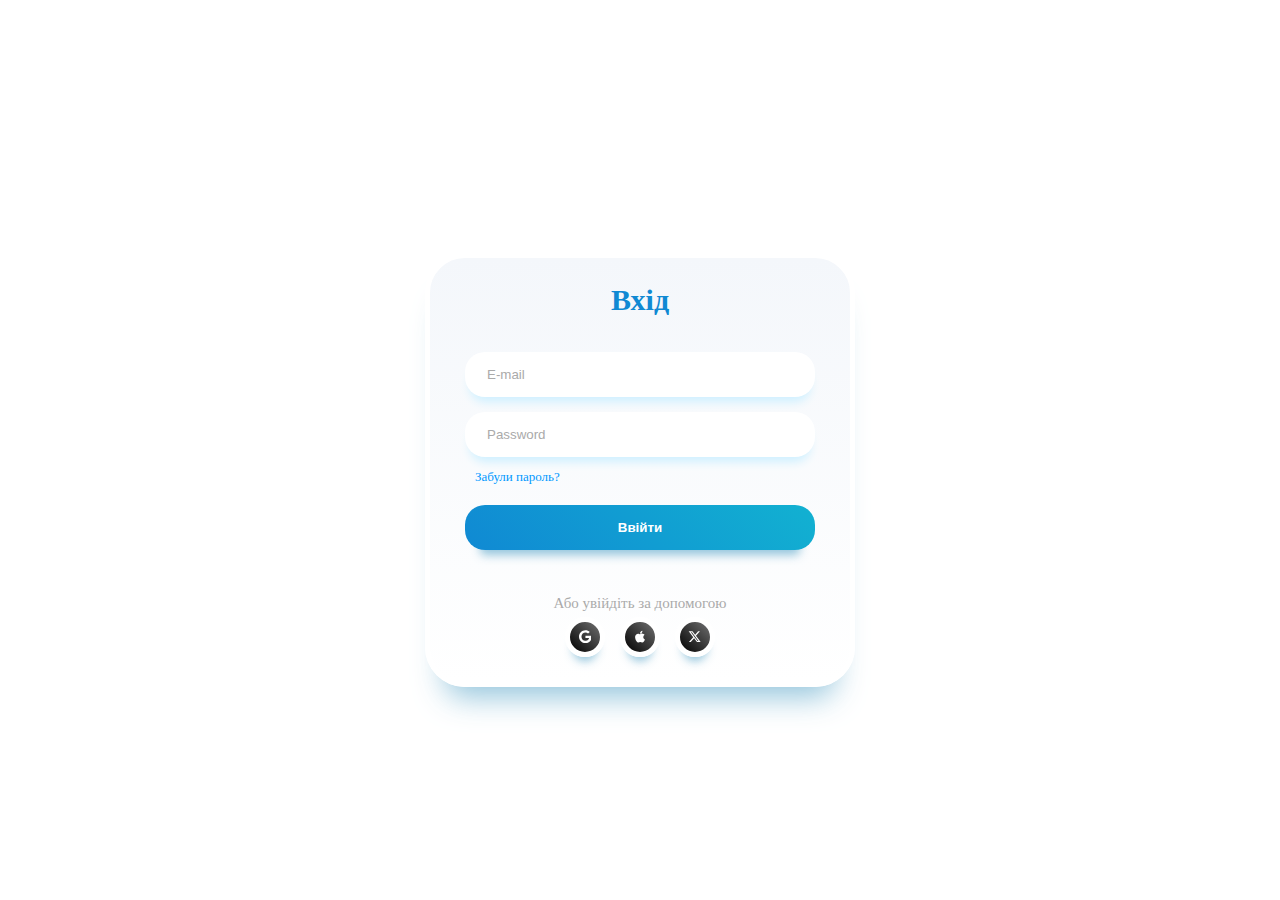
<file: index.html>
<!DOCTYPE html>
<html lang="en">
  <head>
    <meta charset="UTF-8" />
    <meta name="viewport" content="width=device-width, initial-scale=1.0" />
    <link rel="shortcut icon" type="image/jpg" href="images/Fav.jpg" />
    <link rel="stylesheet" href="css/register.css" />
    <title>Aesto | Register</title>
  </head>
  <body>
    <div class="container">
      <div class="heading">Вхід</div>
      <form action="main.html" class="form">
        <input
          type="email"
          required=""
          class="input"
          name="email"
          id="email"
          placeholder="E-mail"
        />
        <input
          type="password"
          required=""
          class="input"
          name="password"
          id="password"
          placeholder="Password"
        />
        <span class="forgot-password"><a href="#">Забули пароль?</a></span>
        <button type="submit" class="login-button">Ввійти</button>
      </form>
      <div class="social-account-container">
        <span class="title">Або увійдіть за допомогою</span>
        <div class="social-accounts">
          <button class="social-button google">
            <svg
              class="svg"
              xmlns="http://www.w3.org/2000/svg"
              height="1em"
              viewBox="0 0 488 512"
            >
              <path
                d="M488 261.8C488 403.3 391.1 504 248 504 110.8 504 0 393.2 0 256S110.8 8 248 8c66.8 0 123 24.5 166.3 64.9l-67.5 64.9C258.5 52.6 94.3 116.6 94.3 256c0 86.5 69.1 156.6 153.7 156.6 98.2 0 135-70.4 140.8-106.9H248v-85.3h236.1c2.3 12.7 3.9 24.9 3.9 41.4z"
              ></path>
            </svg>
          </button>
          <button class="social-button apple">
            <svg
              class="svg"
              xmlns="http://www.w3.org/2000/svg"
              height="1em"
              viewBox="0 0 384 512"
            >
              <path
                d="M318.7 268.7c-.2-36.7 16.4-64.4 50-84.8-18.8-26.9-47.2-41.7-84.7-44.6-35.5-2.8-74.3 20.7-88.5 20.7-15 0-49.4-19.7-76.4-19.7C63.3 141.2 4 184.8 4 273.5q0 39.3 14.4 81.2c12.8 36.7 59 126.7 107.2 125.2 25.2-.6 43-17.9 75.8-17.9 31.8 0 48.3 17.9 76.4 17.9 48.6-.7 90.4-82.5 102.6-119.3-65.2-30.7-61.7-90-61.7-91.9zm-56.6-164.2c27.3-32.4 24.8-61.9 24-72.5-24.1 1.4-52 16.4-67.9 34.9-17.5 19.8-27.8 44.3-25.6 71.9 26.1 2 49.9-11.4 69.5-34.3z"
              ></path>
            </svg>
          </button>
          <button class="social-button twitter">
            <svg
              class="svg"
              xmlns="http://www.w3.org/2000/svg"
              height="1em"
              viewBox="0 0 512 512"
            >
              <path
                d="M389.2 48h70.6L305.6 224.2 487 464H345L233.7 318.6 106.5 464H35.8L200.7 275.5 26.8 48H172.4L272.9 180.9 389.2 48zM364.4 421.8h39.1L151.1 88h-42L364.4 421.8z"
              ></path>
            </svg>
          </button>
        </div>
      </div>
    </div>
  </body>
</html>
</file>
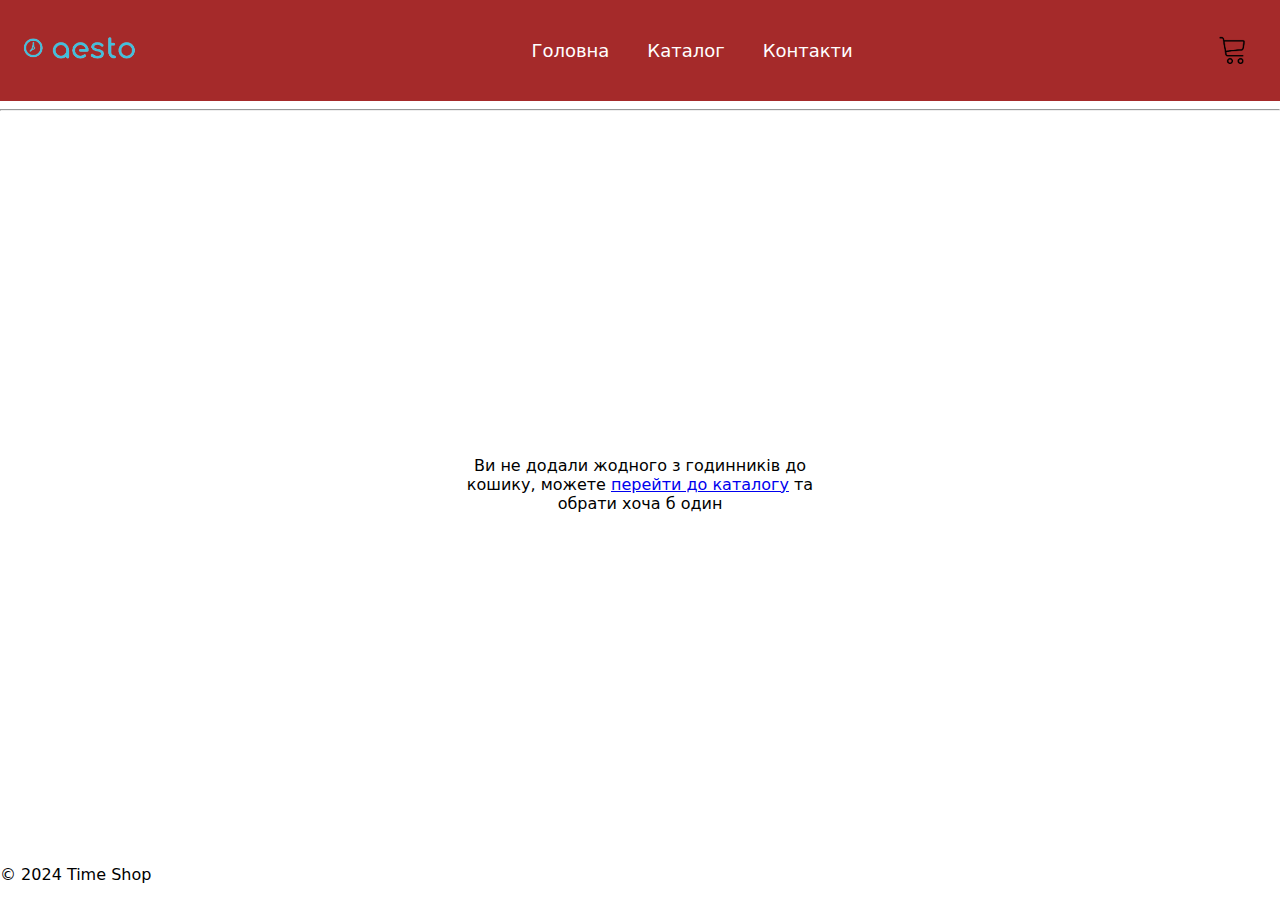
<file: cart.html>
<!DOCTYPE html>
<html lang="en">
  <head>
    <meta charset="UTF-8" />
    <meta name="viewport" content="width=device-width, initial-scale=1.0" />
    <title>Aesto | Cart</title>
    <link rel="stylesheet" href="css/style.css" />
    <link rel="stylesheet" href="css/cart.css" />
  </head>
  <body>
    <div class="wrapper">
      <header>
        <nav class="navbar">
          <div class="logo">
            <a href="main.html"
              ><img src="images/image-removebg-preview.png" alt="Логотип"
            /></a>
          </div>
          <ul class="nav-links">
            <li><a href="main.html">Головна</a></li>
            <li><a href="catalog.html">Каталог</a></li>
            <li><a href="contacts.html">Контакти</a></li>
          </ul>
          <div class="cart">
            <a href="cart.html"
              ><img src="images/cart-removebg-preview.png" alt="Кошик"
            /></a>
          </div>
        </nav>
        <hr />
      </header>
      <main class="cart__main">
        <p>
          Ви не додали жодного з годинників до кошику, можете
          <a href="catalog.html">перейти до каталогу</a> та обрати хоча б один
        </p>
      </main>
      <footer>
        <p>&copy; 2024 Time Shop</p>
      </footer>
    </div>
  </body>
</html>
</file>
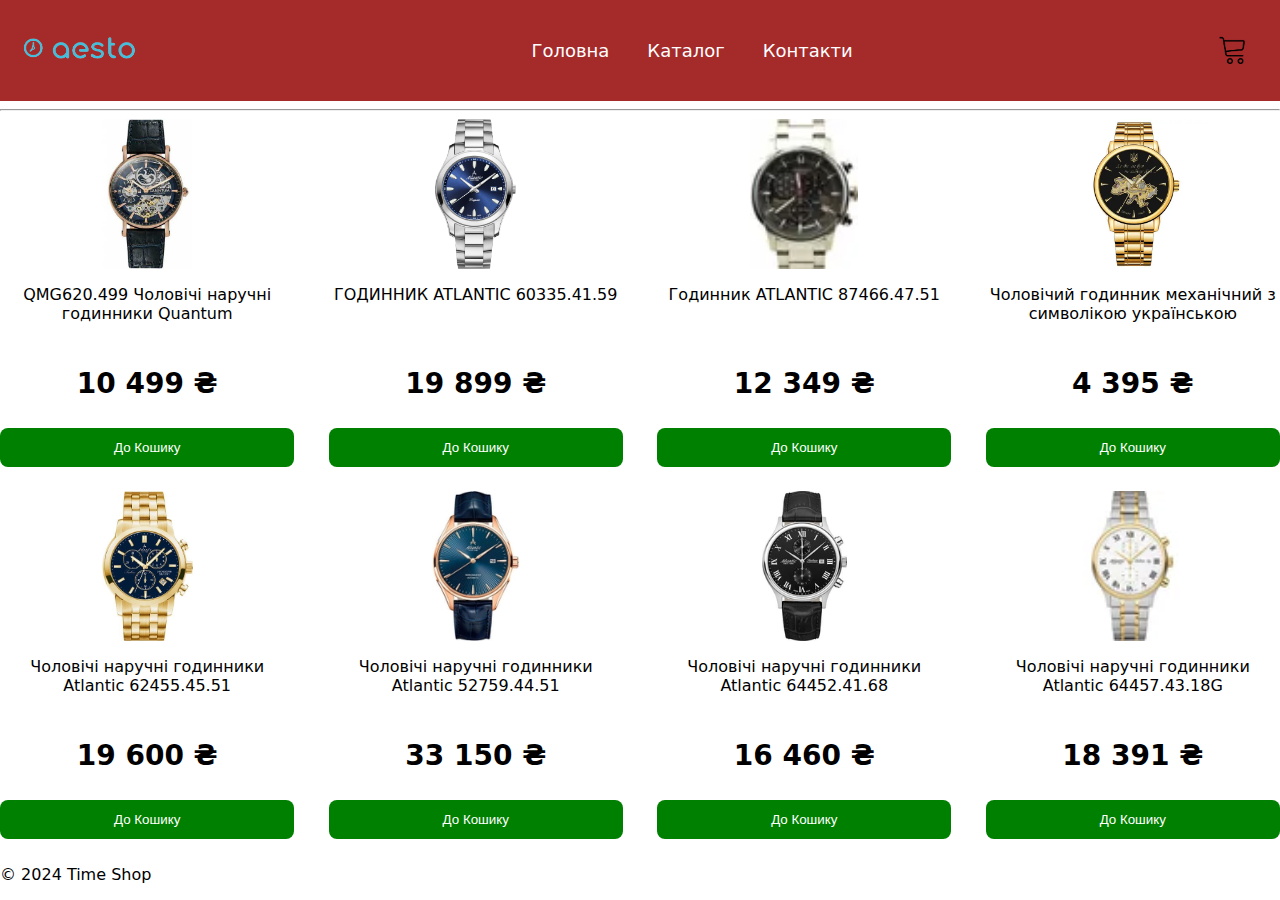
<file: catalog.html>
<!DOCTYPE html>
<html lang="en">
  <head>
    <meta charset="utf-8" />
    <meta name="viewport" content="width=device-width, initial-scale=1.0" />
    <title>Aesto | Catalog</title>
    <link rel="stylesheet" href="css/style.css" />
    <link rel="stylesheet" href="css/catalog.css" />
  </head>
  <body>
    <div class="wrapper">
      <header>
        <nav class="navbar">
          <div class="logo">
            <a href="main.html"
              ><img src="images/image-removebg-preview.png" alt="Логотип"
            /></a>
          </div>
          <ul class="nav-links">
            <li><a href="main.html">Головна</a></li>
            <li><a href="catalog.html">Каталог</a></li>
            <li><a href="contacts.html">Контакти</a></li>
          </ul>
          <div class="cart">
            <a href="cart.html"
              ><img src="images/cart-removebg-preview.png" alt="Кошик"
            /></a>
          </div>
        </nav>
        <hr />
      </header>
      <main>
        <div class="catalog">
          <div class="catalog__item">
            <a href="clocks/1.html" class="catalog__image">
              <img src="images/catalog/1.jpeg" alt="Quantum" />
            </a>
            <div class="catalog__text">
              <p>QMG620.499 Чоловічі наручні годинники Quantum</p>
              <p class="catalog__price">10 499 ₴</p>
            </div>

            <button>До Кошику</button>
          </div>
          <div class="catalog__item">
            <a href="clocks/2.html" class="catalog__image">
              <img src="images/catalog/2.png" alt="ATLANTIC" />
            </a>
            <div class="catalog__text">
              <p>ГОДИННИК ATLANTIC 60335.41.59</p>
              <p class="catalog__price">19 899 ₴</p>
            </div>

            <button>До Кошику</button>
          </div>
          <div class="catalog__item">
            <a href="clocks/3.html" class="catalog__image">
              <img src="images/catalog/3.webp" alt="ATLANTIC 87466.47.51" />
            </a>

            <div class="catalog__text">
              <p>Годинник ATLANTIC 87466.47.51</p>
              <p class="catalog__price">12 349 ₴</p>
            </div>
            <button>До Кошику</button>
          </div>
          <div class="catalog__item">
            <a href="clocks/4.html" class="catalog__image">
              <img
                src="images/catalog/4.webp"
                alt="годинник механічний з символікою українською"
              />
            </a>
            <div class="catalog__text">
              <p>Чоловічий годинник механічний з символікою українською</p>
              <p class="catalog__price">4 395 ₴</p>
            </div>
            <button>До Кошику</button>
          </div>
          <div class="catalog__item">
            <a href="clocks/5.html" class="catalog__image">
              <img src="images/catalog/5.webp" alt="Atlantic 62455.45.51" />
            </a>

            <div class="catalog__text">
              <p>Чоловічі наручні годинники Atlantic 62455.45.51</p>
              <p class="catalog__price">19 600 ₴</p>
            </div>
            <button>До Кошику</button>
          </div>
          <div class="catalog__item">
            <a href="clocks/6.html" class="catalog__image">
              <img src="images/catalog/6.webp" alt="Atlantic 52759.44.51" />
            </a>
            <div class="catalog__text">
              <p>Чоловічі наручні годинники Atlantic 52759.44.51</p>
              <p class="catalog__price">33 150 ₴</p>
            </div>

            <button>До Кошику</button>
          </div>
          <div class="catalog__item">
            <a href="clocks/7.html" class="catalog__image">
              <img src="images/catalog/7.webp" alt="Atlantic 64452.41.68" />
            </a>
            <div class="catalog__text">
              <p>Чоловічі наручні годинники Atlantic 64452.41.68</p>
              <p class="catalog__price">16 460 ₴</p>
            </div>
            <button>До Кошику</button>
          </div>
          <div class="catalog__item">
            <a href="clocks/8.html" class="catalog__image">
              <img src="images/catalog/8.webp" alt="Atlantic 64457.43.18G" />
            </a>
            <div class="catalog__text">
              <p>Чоловічі наручні годинники Atlantic 64457.43.18G</p>
              <p class="catalog__price">18 391 ₴</p>
            </div>
            <button>До Кошику</button>
          </div>
        </div>
      </main>
      <footer>
        <p>&copy; 2024 Time Shop</p>
      </footer>
    </div>
  </body>
</html>
</file>
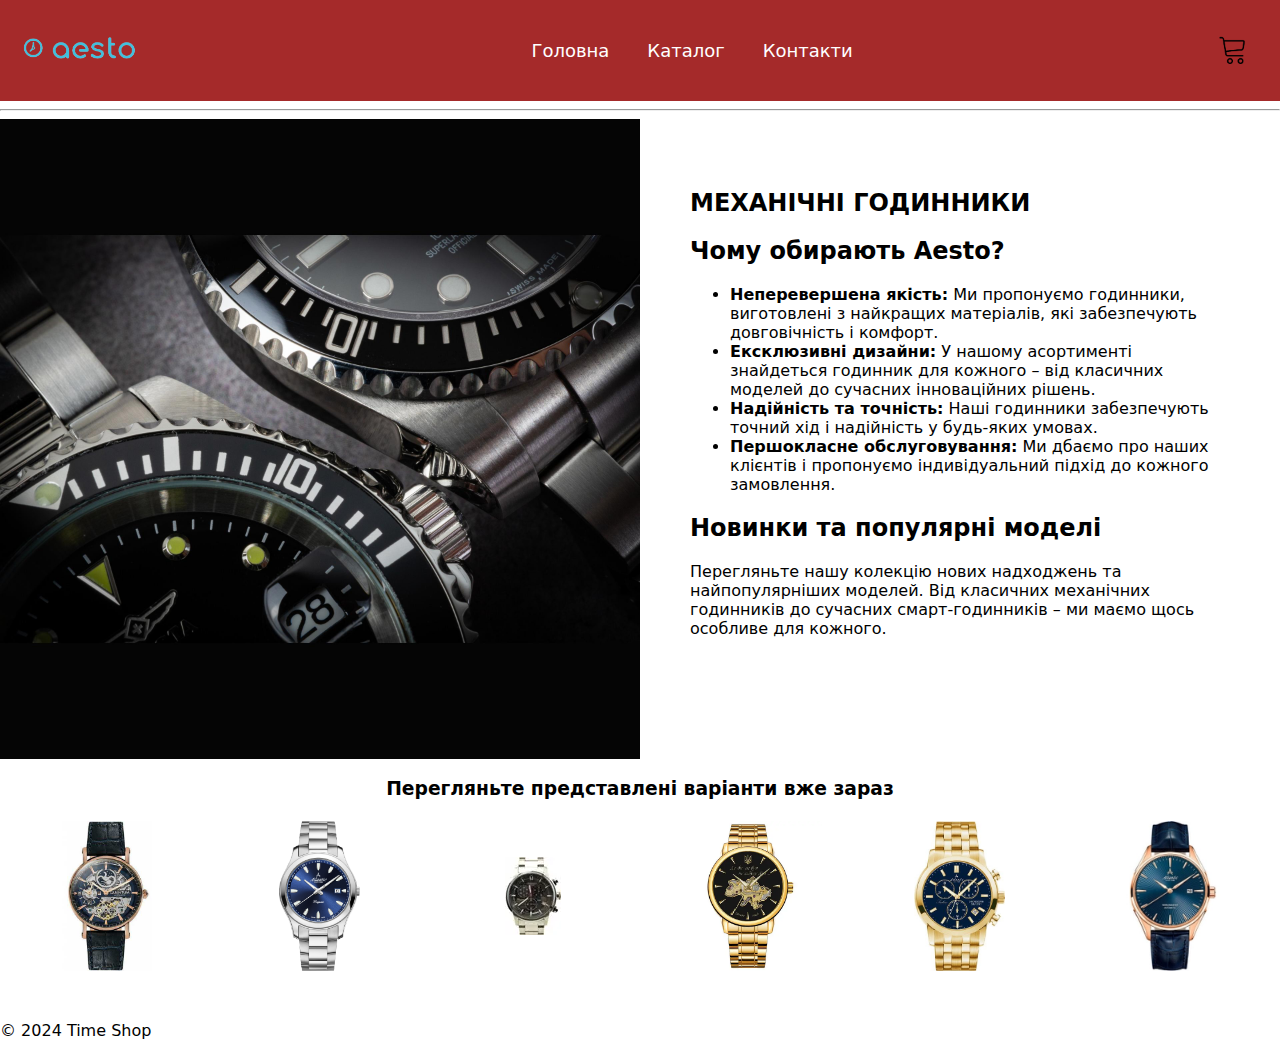
<file: main.html>
<!DOCTYPE html>
<html lang="en">
  <head>
    <meta charset="UTF-8" />
    <meta name="viewport" content="width=device-width, initial-scale=1.0" />
    <title>Aesto | Main</title>
    <link rel="shortcut icon" type="image/jpg" href="images/Fav.jpg" />
    <link rel="stylesheet" href="css/style.css" />
  </head>
  <body>
    <div class="wrapper">
      <header>
        <nav class="navbar">
          <div class="logo">
            <a href="main.html"
              ><img src="images/image-removebg-preview.png" alt="Логотип"
            /></a>
          </div>
          <ul class="nav-links">
            <li><a href="main.html">Головна</a></li>
            <li><a href="catalog.html">Каталог</a></li>
            <li><a href="contacts.html">Контакти</a></li>
          </ul>
          <div class="cart">
            <a href="cart.html"
              ><img src="images/cart-removebg-preview.png" alt="Кошик"
            /></a>
          </div>
        </nav>
        <hr />
      </header>
      <main>
        <div class="main">
          <img src="images/main/main.jpg" alt="main" />

          <div class="main__text">
            <h2>МЕХАНІЧНІ ГОДИННИКИ</h2>
            <section id="about">
              <h2>Чому обирають Aesto?</h2>
              <ul>
                <li>
                  <strong>Неперевершена якість:</strong> Ми пропонуємо
                  годинники, виготовлені з найкращих матеріалів, які
                  забезпечують довговічність і комфорт.
                </li>
                <li>
                  <strong>Ексклюзивні дизайни:</strong> У нашому асортименті
                  знайдеться годинник для кожного – від класичних моделей до
                  сучасних інноваційних рішень.
                </li>
                <li>
                  <strong>Надійність та точність:</strong> Наші годинники
                  забезпечують точний хід і надійність у будь-яких умовах.
                </li>
                <li>
                  <strong>Першокласне обслуговування:</strong> Ми дбаємо про
                  наших клієнтів і пропонуємо індивідуальний підхід до кожного
                  замовлення.
                </li>
              </ul>
            </section>
            <section id="products">
              <h2>Новинки та популярні моделі</h2>
              <p>
                Перегляньте нашу колекцію нових надходжень та найпопулярніших
                моделей. Від класичних механічних годинників до сучасних
                смарт-годинників – ми маємо щось особливе для кожного.
              </p>
            </section>
          </div>
        </div>

        <h3>Перегляньте представлені варіанти вже зараз</h3>
        <div class="main__gallery">
          <div class="main__item">
            <a href="clocks/1.html">
              <img src="images/catalog/1.jpeg" alt="" />
            </a>
          </div>
          <div class="main__item">
            <a href="clocks/2.html">
              <img src="images/catalog/2.png" alt=""
            /></a>
          </div>
          <div class="main__item">
            <a href="clocks/3.html">
              <img src="images/catalog/3.webp" alt=""
            /></a>
          </div>
          <div class="main__item">
            <a href="clocks/4.html">
              <img src="images/catalog/4.webp" alt=""
            /></a>
          </div>
          <div class="main__item">
            <a href="clocks/5.html">
              <img src="images/catalog/5.webp" alt=""
            /></a>
          </div>
          <div class="main__item">
            <a href="clocks/6.html">
              <img src="images/catalog/6.webp" alt=""
            /></a>
          </div>
        </div>
      </main>
      <footer>
        <p>&copy; 2024 Time Shop</p>
      </footer>
    </div>
  </body>
</html>
</file>
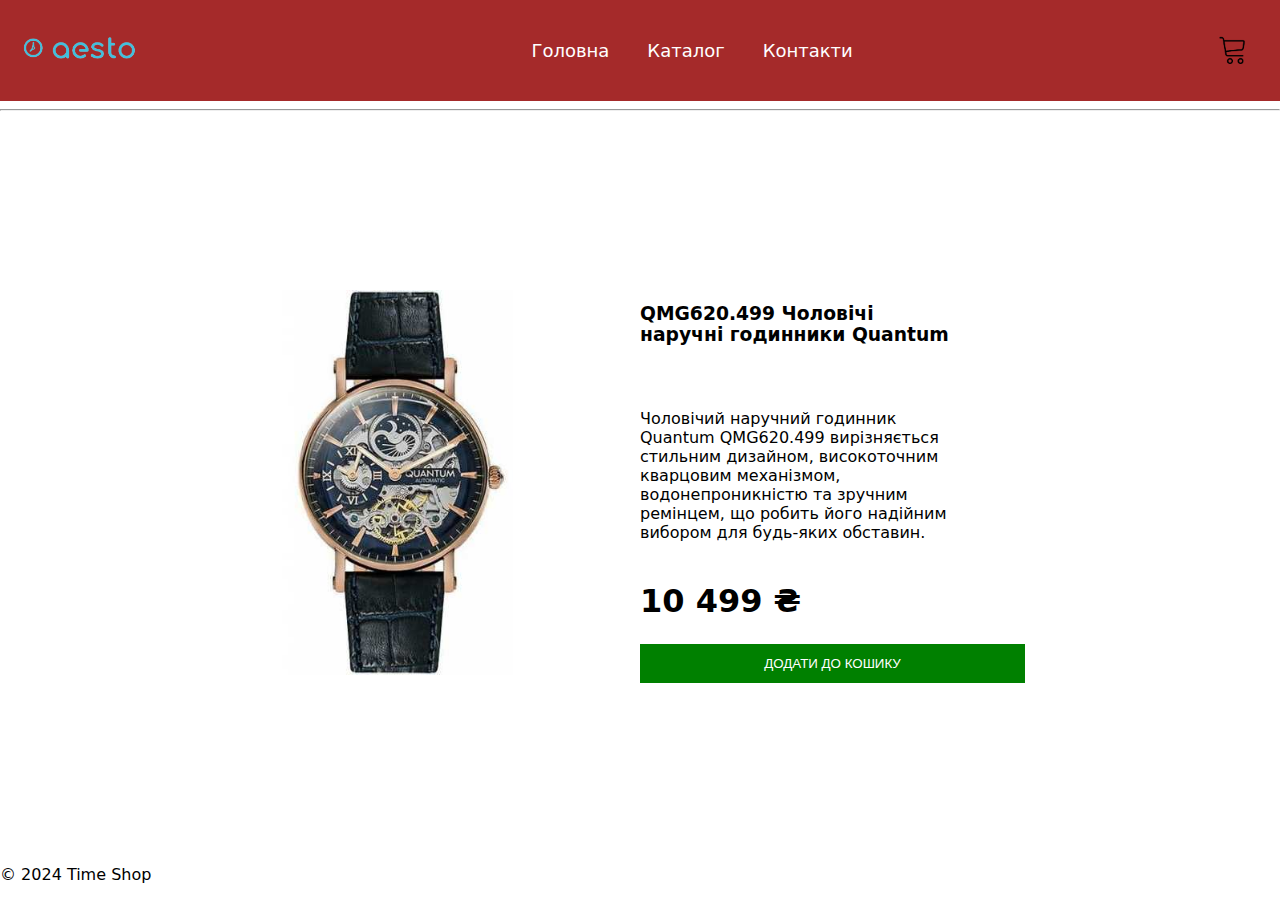
<file: clocks/1.html>
<!DOCTYPE html>
<html lang="en">
  <head>
    <meta charset="UTF-8" />
    <meta name="viewport" content="width=device-width, initial-scale=1.0" />
    <title>Aesto | Clock</title>
    <link rel="stylesheet" href="../css/style.css" />
    <link rel="stylesheet" href="../css/clocks.css" />
  </head>
  <body>
    <div class="wrapper">
      <header>
        <nav class="navbar">
          <div class="logo">
            <a href="/main.html"
              ><img src="../images/image-removebg-preview.png" alt="Логотип"
            /></a>
          </div>
          <ul class="nav-links">
            <li><a href="/main.html">Головна</a></li>
            <li><a href="/catalog.html">Каталог</a></li>
            <li><a href="/contacts.html">Контакти</a></li>
          </ul>
          <div class="cart">
            <a href="/cart.html"
              ><img src="../images/cart-removebg-preview.png" alt="Кошик"
            /></a>
          </div>
        </nav>
        <hr />
      </header>
      <main class="clocks">
        <div class="clocks__image">
          <img src="../images/catalog/1.jpeg" alt="Quantum" />
        </div>
        <div class="clocks__text">
          <h3>QMG620.499 Чоловічі наручні годинники Quantum</h3>
          <p>
            Чоловічий наручний годинник Quantum QMG620.499 вирізняється стильним
            дизайном, високоточним кварцовим механізмом, водонепроникністю та
            зручним ремінцем, що робить його надійним вибором для будь-яких
            обставин.
          </p>
          <strong>10 499 ₴</strong>
          <button type="button">Додати до кошику</button>
        </div>
      </main>
      <footer>
        <p>&copy; 2024 Time Shop</p>
      </footer>
    </div>
  </body>
</html>
</file>
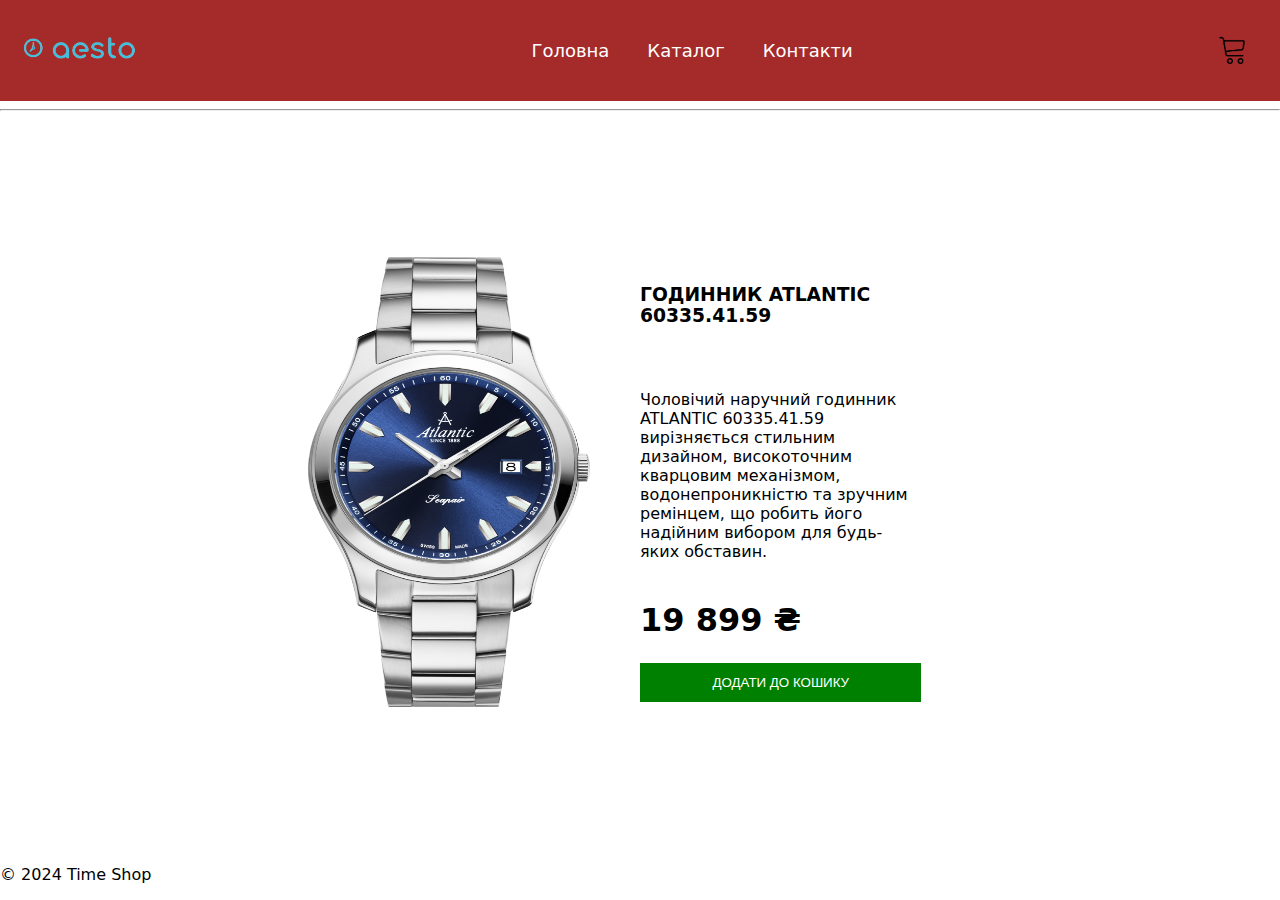
<file: clocks/2.html>
<!DOCTYPE html>
<html lang="en">
  <head>
    <meta charset="UTF-8" />
    <meta name="viewport" content="width=device-width, initial-scale=1.0" />
    <title>Aesto | Clock</title>
    <link rel="stylesheet" href="../css/style.css" />
    <link rel="stylesheet" href="../css/clocks.css" />
  </head>
  <body>
    <div class="wrapper">
      <header>
        <nav class="navbar">
          <div class="logo">
            <a href="/main.html"
              ><img src="../images/image-removebg-preview.png" alt="Логотип"
            /></a>
          </div>
          <ul class="nav-links">
            <li><a href="/main.html">Головна</a></li>
            <li><a href="/catalog.html">Каталог</a></li>
            <li><a href="/contacts.html">Контакти</a></li>
          </ul>
          <div class="cart">
            <a href="/cart.html"
              ><img src="../images/cart-removebg-preview.png" alt="Кошик"
            /></a>
          </div>
        </nav>
        <hr />
      </header>
      <main class="clocks">
        <div class="clocks__image">
          <img src="../images/catalog/2.png" alt="Quantum" />
        </div>
        <div class="clocks__text">
          <h3>ГОДИННИК ATLANTIC 60335.41.59</h3>
          <p>
            Чоловічий наручний годинник ATLANTIC 60335.41.59 вирізняється стильним
            дизайном, високоточним кварцовим механізмом, водонепроникністю та
            зручним ремінцем, що робить його надійним вибором для будь-яких
            обставин.
          </p>
          <strong>19 899 ₴</strong>
          <button type="button">Додати до кошику</button>
        </div>
      </main>
      <footer>
        <p>&copy; 2024 Time Shop</p>
      </footer>
    </div>
  </body>
</html>
</file>
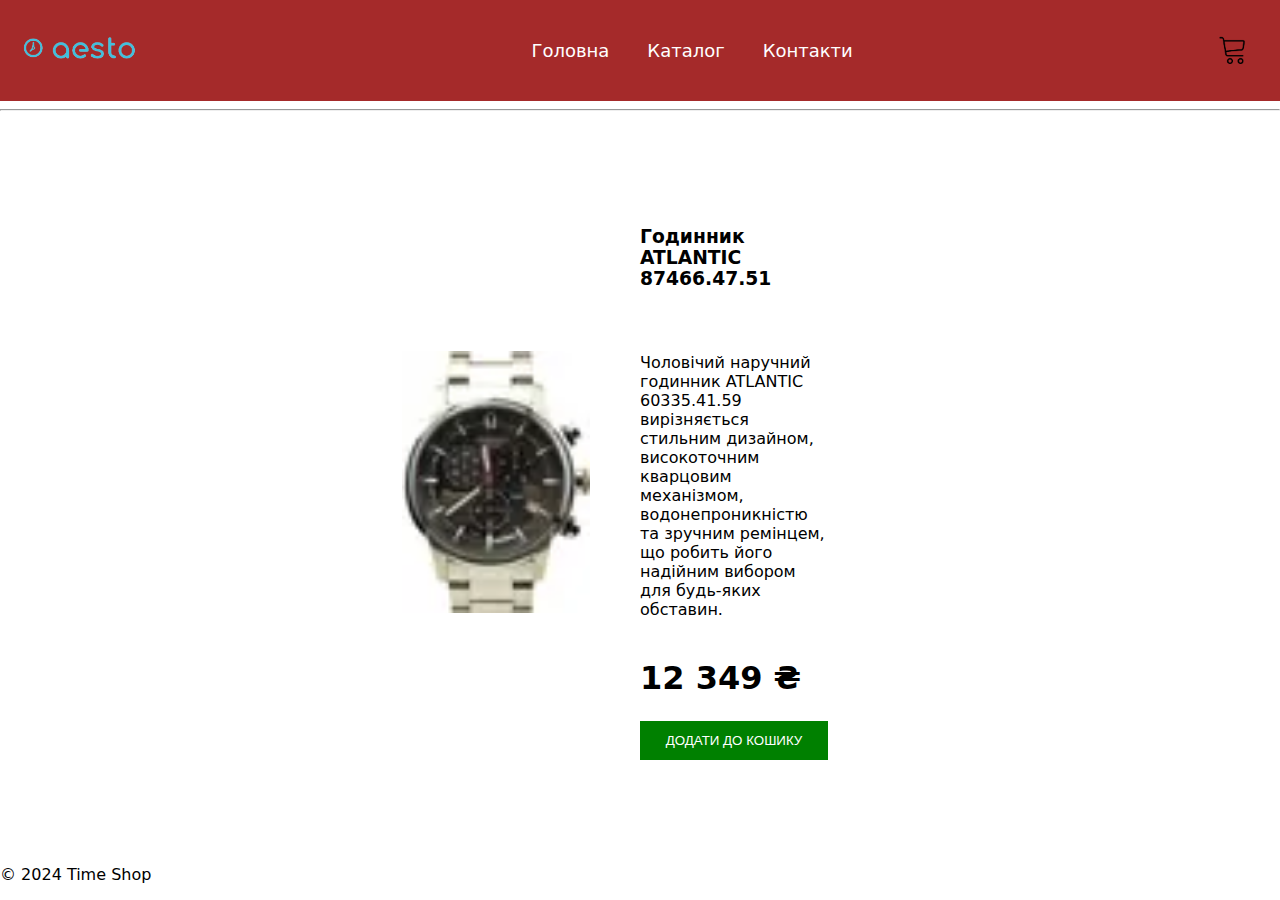
<file: clocks/3.html>
<!DOCTYPE html>
<html lang="en">
  <head>
    <meta charset="UTF-8" />
    <meta name="viewport" content="width=device-width, initial-scale=1.0" />
    <title>Aesto | Clock</title>
    <link rel="stylesheet" href="../css/style.css" />
    <link rel="stylesheet" href="../css/clocks.css" />
  </head>
  <body>
    <div class="wrapper">
      <header>
        <nav class="navbar">
          <div class="logo">
            <a href="/main.html"
              ><img src="../images/image-removebg-preview.png" alt="Логотип"
            /></a>
          </div>
          <ul class="nav-links">
            <li><a href="/main.html">Головна</a></li>
            <li><a href="/catalog.html">Каталог</a></li>
            <li><a href="/contacts.html">Контакти</a></li>
          </ul>
          <div class="cart">
            <a href="/cart.html"
              ><img src="../images/cart-removebg-preview.png" alt="Кошик"
            /></a>
          </div>
        </nav>
        <hr />
      </header>
      <main class="clocks">
        <div class="clocks__image">
          <img src="../images/catalog/3.webp" alt="Quantum" />
        </div>
        <div class="clocks__text">
          <h3>Годинник ATLANTIC 87466.47.51</h3>
          <p>
            Чоловічий наручний годинник ATLANTIC 60335.41.59 вирізняється стильним
            дизайном, високоточним кварцовим механізмом, водонепроникністю та
            зручним ремінцем, що робить його надійним вибором для будь-яких
            обставин.
          </p>
          <strong>12 349 ₴</strong>
          <button type="button">Додати до кошику</button>
        </div>
      </main>
      <footer>
        <p>&copy; 2024 Time Shop</p>
      </footer>
    </div>
  </body>
</html>
</file>
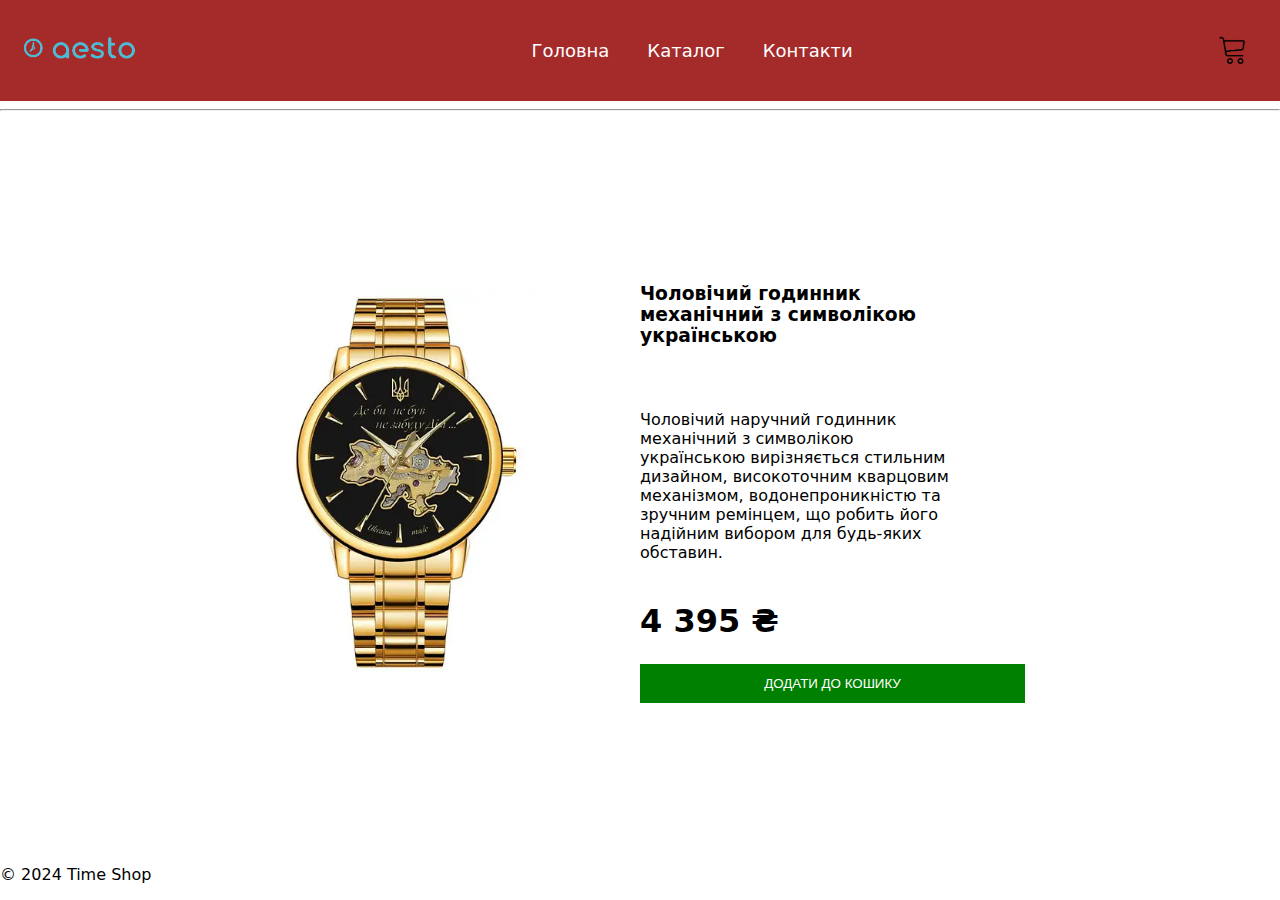
<file: clocks/4.html>
<!DOCTYPE html>
<html lang="en">
  <head>
    <meta charset="UTF-8" />
    <meta name="viewport" content="width=device-width, initial-scale=1.0" />
    <title>Aesto | Clock</title>
    <link rel="stylesheet" href="../css/style.css" />
    <link rel="stylesheet" href="../css/clocks.css" />
  </head>
  <body>
    <div class="wrapper">
      <header>
        <nav class="navbar">
          <div class="logo">
            <a href="/main.html"
              ><img src="../images/image-removebg-preview.png" alt="Логотип"
            /></a>
          </div>
          <ul class="nav-links">
            <li><a href="/main.html">Головна</a></li>
            <li><a href="/catalog.html">Каталог</a></li>
            <li><a href="/contacts.html">Контакти</a></li>
          </ul>
          <div class="cart">
            <a href="/cart.html"
              ><img src="../images/cart-removebg-preview.png" alt="Кошик"
            /></a>
          </div>
        </nav>
        <hr />
      </header>
      <main class="clocks">
        <div class="clocks__image">
          <img src="../images/catalog/4.webp" alt="Quantum" />
        </div>
        <div class="clocks__text">
          <h3>Чоловічий годинник механічний з символікою українською</h3>
          <p>
            Чоловічий наручний годинник механічний з символікою українською вирізняється стильним
            дизайном, високоточним кварцовим механізмом, водонепроникністю та
            зручним ремінцем, що робить його надійним вибором для будь-яких
            обставин.
          </p>
          <strong>4 395 ₴</strong>
          <button type="button">Додати до кошику</button>
        </div>
      </main>
      <footer>
        <p>&copy; 2024 Time Shop</p>
      </footer>
    </div>
  </body>
</html>
</file>
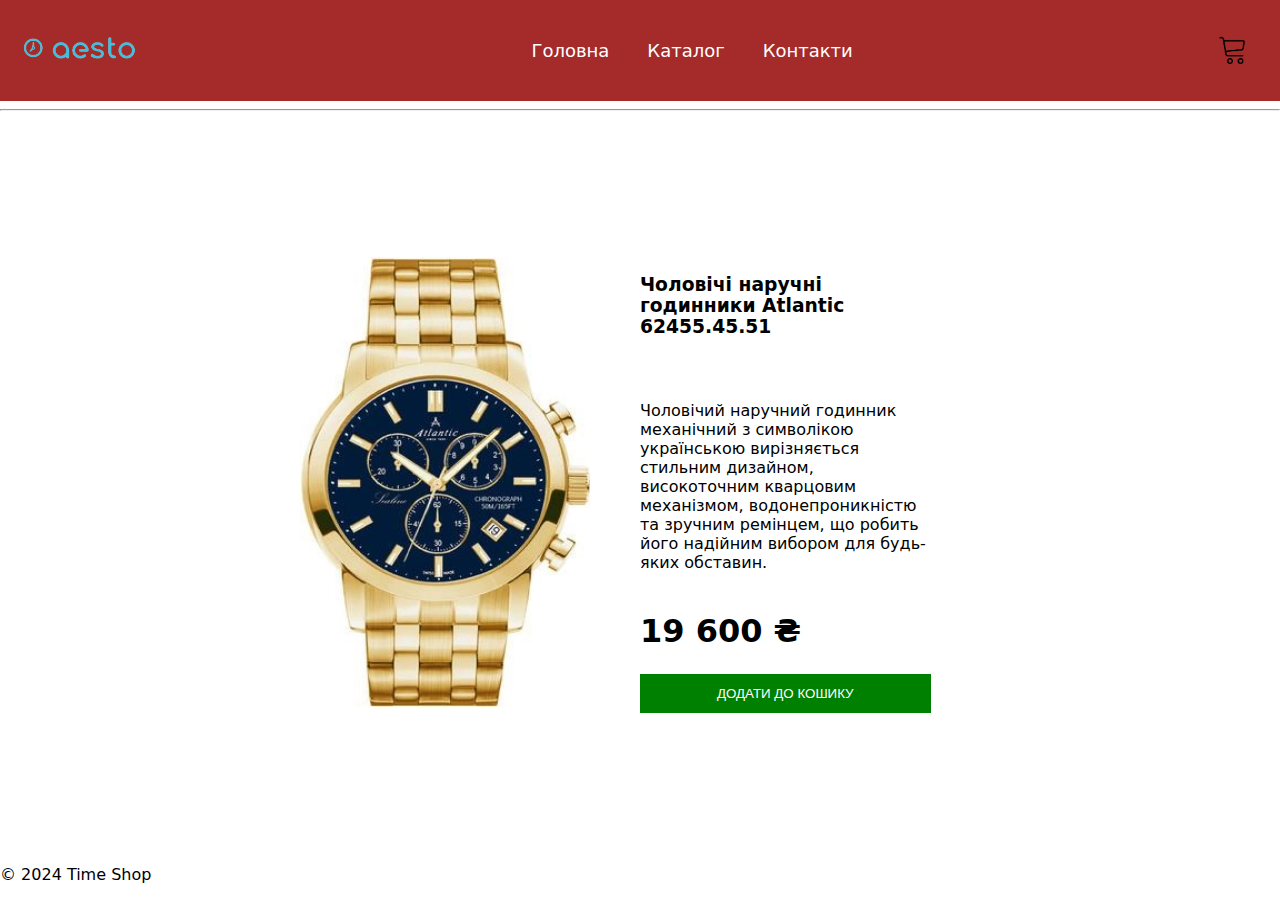
<file: clocks/5.html>
<!DOCTYPE html>
<html lang="en">
  <head>
    <meta charset="UTF-8" />
    <meta name="viewport" content="width=device-width, initial-scale=1.0" />
    <title>Aesto | Clock</title>
    <link rel="stylesheet" href="../css/style.css" />
    <link rel="stylesheet" href="../css/clocks.css" />
  </head>
  <body>
    <div class="wrapper">
      <header>
        <nav class="navbar">
          <div class="logo">
            <a href="/main.html"
              ><img src="../images/image-removebg-preview.png" alt="Логотип"
            /></a>
          </div>
          <ul class="nav-links">
            <li><a href="/main.html">Головна</a></li>
            <li><a href="/catalog.html">Каталог</a></li>
            <li><a href="/contacts.html">Контакти</a></li>
          </ul>
          <div class="cart">
            <a href="/cart.html"
              ><img src="../images/cart-removebg-preview.png" alt="Кошик"
            /></a>
          </div>
        </nav>
        <hr />
      </header>
      <main class="clocks">
        <div class="clocks__image">
          <img src="../images/catalog/5.webp" alt="Quantum" />
        </div>
        <div class="clocks__text">
          <h3>Чоловічі наручні годинники Atlantic 62455.45.51</h3>
          <p>
            Чоловічий наручний годинник механічний з символікою українською вирізняється стильним
            дизайном, високоточним кварцовим механізмом, водонепроникністю та
            зручним ремінцем, що робить його надійним вибором для будь-яких
            обставин.
          </p>
          <strong>19 600 ₴</strong>
          <button type="button">Додати до кошику</button>
        </div>
      </main>
      <footer>
        <p>&copy; 2024 Time Shop</p>
      </footer>
    </div>
  </body>
</html>
</file>
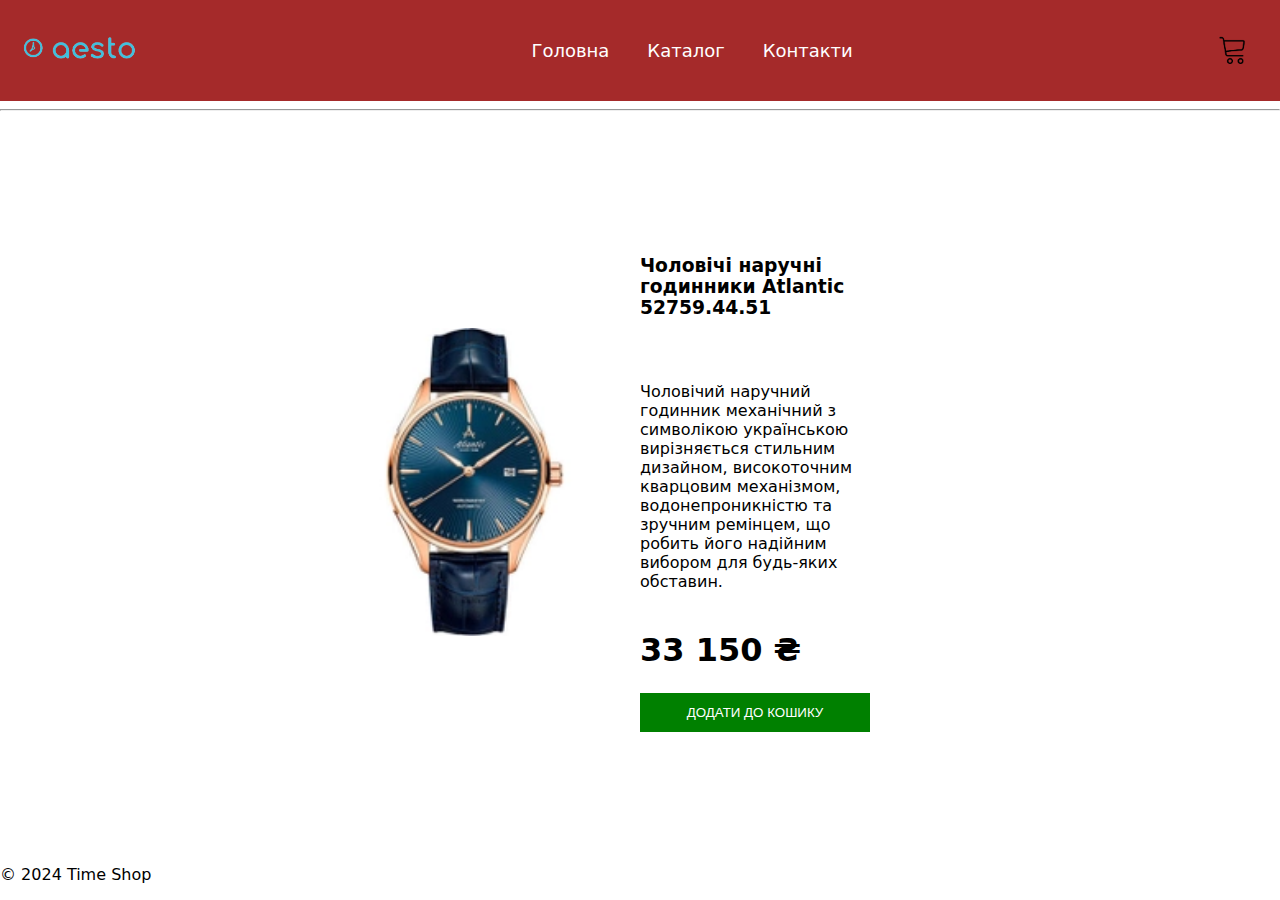
<file: clocks/6.html>
<!DOCTYPE html>
<html lang="en">
  <head>
    <meta charset="UTF-8" />
    <meta name="viewport" content="width=device-width, initial-scale=1.0" />
    <title>Aesto | Clock</title>
    <link rel="stylesheet" href="../css/style.css" />
    <link rel="stylesheet" href="../css/clocks.css" />
  </head>
  <body>
    <div class="wrapper">
      <header>
        <nav class="navbar">
          <div class="logo">
            <a href="/main.html"
              ><img src="../images/image-removebg-preview.png" alt="Логотип"
            /></a>
          </div>
          <ul class="nav-links">
            <li><a href="/main.html">Головна</a></li>
            <li><a href="/catalog.html">Каталог</a></li>
            <li><a href="/contacts.html">Контакти</a></li>
          </ul>
          <div class="cart">
            <a href="/cart.html"
              ><img src="../images/cart-removebg-preview.png" alt="Кошик"
            /></a>
          </div>
        </nav>
        <hr />
      </header>
      <main class="clocks">
        <div class="clocks__image">
          <img src="../images/catalog/6.webp" alt="Quantum" />
        </div>
        <div class="clocks__text">
          <h3>Чоловічі наручні годинники Atlantic 52759.44.51</h3>
          <p>
            Чоловічий наручний годинник механічний з символікою українською вирізняється стильним
            дизайном, високоточним кварцовим механізмом, водонепроникністю та
            зручним ремінцем, що робить його надійним вибором для будь-яких
            обставин.
          </p>
          <strong>33 150 ₴</strong>
          <button type="button">Додати до кошику</button>
        </div>
      </main>
      <footer>
        <p>&copy; 2024 Time Shop</p>
      </footer>
    </div>
  </body>
</html>
</file>
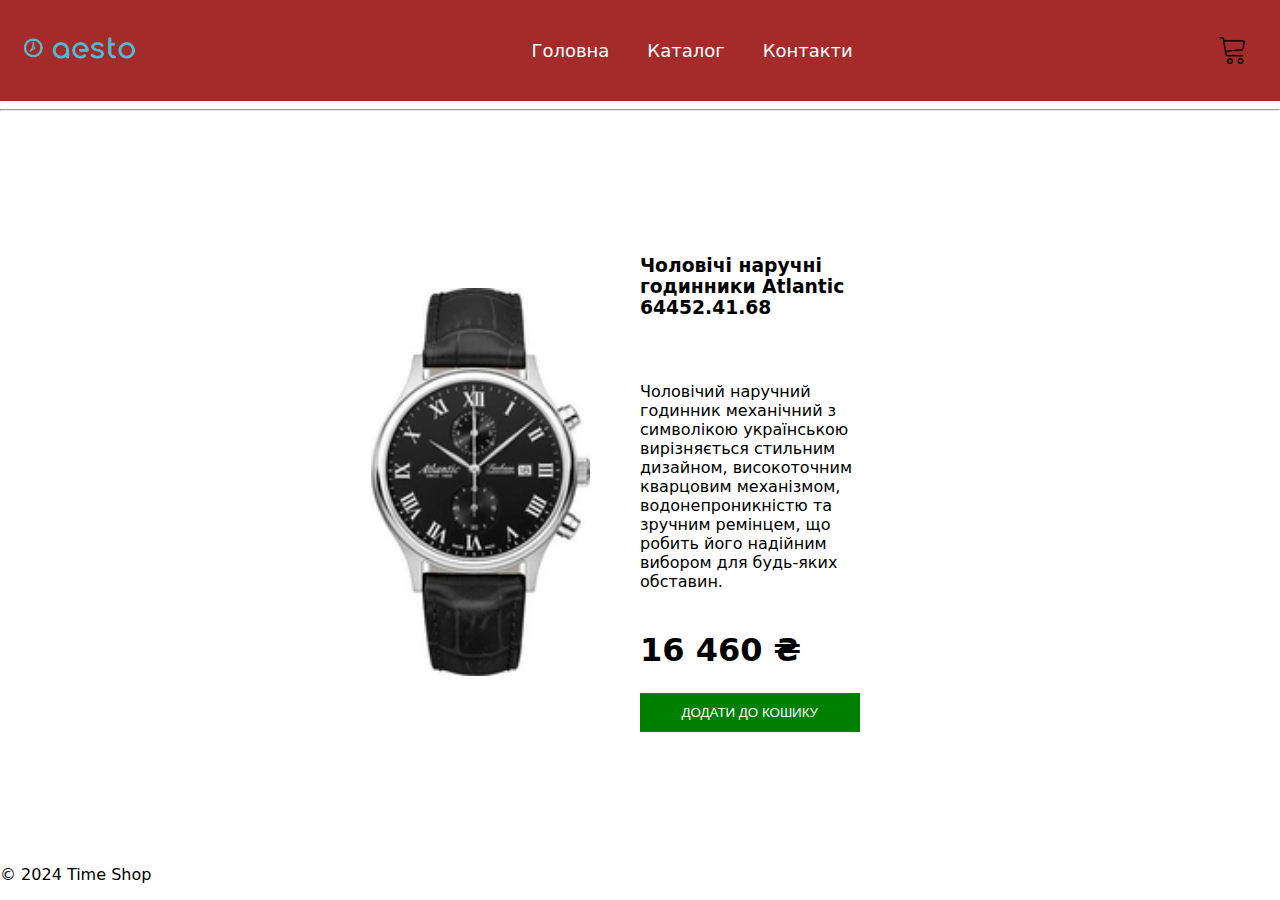
<file: clocks/7.html>
<!DOCTYPE html>
<html lang="en">
  <head>
    <meta charset="UTF-8" />
    <meta name="viewport" content="width=device-width, initial-scale=1.0" />
    <title>Aesto | Clock</title>
    <link rel="stylesheet" href="../css/style.css" />
    <link rel="stylesheet" href="../css/clocks.css" />
  </head>
  <body>
    <div class="wrapper">
      <header>
        <nav class="navbar">
          <div class="logo">
            <a href="/main.html"
              ><img src="../images/image-removebg-preview.png" alt="Логотип"
            /></a>
          </div>
          <ul class="nav-links">
            <li><a href="/main.html">Головна</a></li>
            <li><a href="/catalog.html">Каталог</a></li>
            <li><a href="/contacts.html">Контакти</a></li>
          </ul>
          <div class="cart">
            <a href="/cart.html"
              ><img src="../images/cart-removebg-preview.png" alt="Кошик"
            /></a>
          </div>
        </nav>
        <hr />
      </header>
      <main class="clocks">
        <div class="clocks__image">
          <img src="../images/catalog/7.webp" alt="Quantum" />
        </div>
        <div class="clocks__text">
          <h3>Чоловічі наручні годинники Atlantic 64452.41.68</h3>
          <p>
            Чоловічий наручний годинник механічний з символікою українською вирізняється стильним
            дизайном, високоточним кварцовим механізмом, водонепроникністю та
            зручним ремінцем, що робить його надійним вибором для будь-яких
            обставин.
          </p>
          <strong>16 460 ₴</strong>
          <button type="button">Додати до кошику</button>
        </div>
      </main>
      <footer>
        <p>&copy; 2024 Time Shop</p>
      </footer>
    </div>
  </body>
</html>
</file>
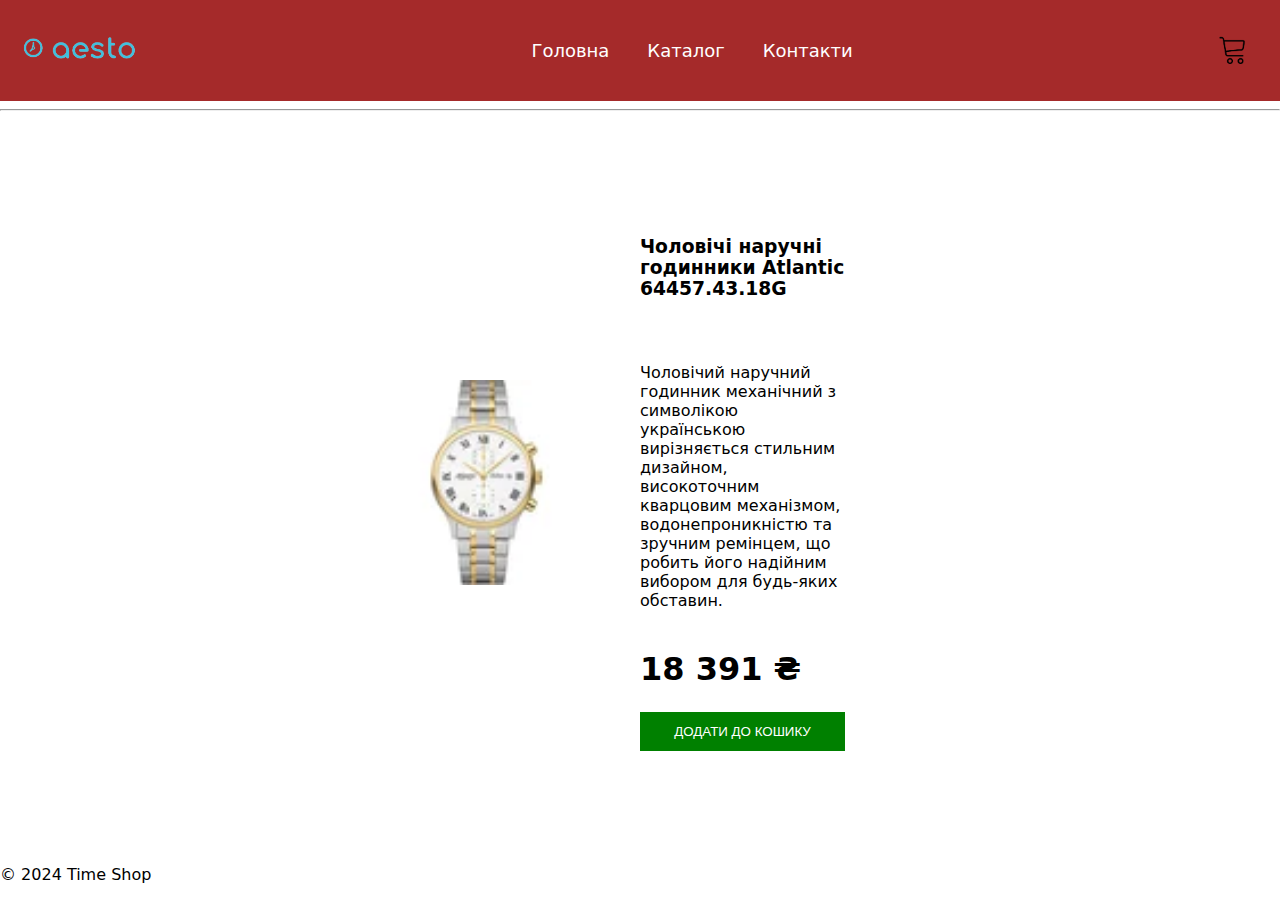
<file: clocks/8.html>
<!DOCTYPE html>
<html lang="en">
  <head>
    <meta charset="UTF-8" />
    <meta name="viewport" content="width=device-width, initial-scale=1.0" />
    <title>Aesto | Clock</title>
    <link rel="stylesheet" href="../css/style.css" />
    <link rel="stylesheet" href="../css/clocks.css" />
  </head>
  <body>
    <div class="wrapper">
      <header>
        <nav class="navbar">
          <div class="logo">
            <a href="/main.html"
              ><img src="../images/image-removebg-preview.png" alt="Логотип"
            /></a>
          </div>
          <ul class="nav-links">
            <li><a href="/main.html">Головна</a></li>
            <li><a href="/catalog.html">Каталог</a></li>
            <li><a href="/contacts.html">Контакти</a></li>
          </ul>
          <div class="cart">
            <a href="/cart.html"
              ><img src="../images/cart-removebg-preview.png" alt="Кошик"
            /></a>
          </div>
        </nav>
        <hr />
      </header>
      <main class="clocks">
        <div class="clocks__image">
          <img src="../images/catalog/8.webp" alt="Quantum" />
        </div>
        <div class="clocks__text">
          <h3>Чоловічі наручні годинники Atlantic 64457.43.18G</h3>
          <p>
            Чоловічий наручний годинник механічний з символікою українською вирізняється стильним
            дизайном, високоточним кварцовим механізмом, водонепроникністю та
            зручним ремінцем, що робить його надійним вибором для будь-яких
            обставин.
          </p>
          <strong>18 391 ₴</strong>
          <button type="button">Додати до кошику</button>
        </div>
      </main>
      <footer>
        <p>&copy; 2024 Time Shop</p>
      </footer>
    </div>
  </body>
</html>
</file>
<file: css/register.css>
.container {
  max-width: 350px;
  width: 100%;
  background: #f8f9fd;
  background: linear-gradient(
    0deg,
    rgb(255, 255, 255) 0%,
    rgb(244, 247, 251) 100%
  );
  border-radius: 40px;
  padding: 25px 35px;
  border: 5px solid rgb(255, 255, 255);
  box-shadow: rgba(133, 189, 215, 0.8784313725) 0px 30px 30px -20px;
  margin: 20px auto;
  position: absolute;
  top: 50%;
  left: 50%;
  transform: translate(-50%, -50%);
}

.heading {
  text-align: center;
  font-weight: 900;
  font-size: 30px;
  color: rgb(16, 137, 211);
}

.form {
  display: flex;
  margin-top: 20px;
  justify-content: center;
  flex-direction: column;
  width: 100%;
}

.form .input {
  background: white;
  border: none;
  padding: 15px 20px;
  border-radius: 20px;
  margin-top: 15px;
  box-shadow: #cff0ff 0px 10px 10px -5px;
  border-inline: 2px solid transparent;
}

.form .input::-moz-placeholder {
  color: rgb(170, 170, 170);
}
.form .input::placeholder {
  color: rgb(170, 170, 170);
}
.form .input:focus {
  outline: none;
  border-inline: 2px solid #12b1d1;
}
.form .forgot-password {
  display: block;
  margin-top: 10px;
  margin-left: 10px;
}

.form .forgot-password a {
  font-size: 13px;
  color: #0099ff;
  text-decoration: none;
}

.form .login-button {
  display: block;
  width: 100%;
  font-weight: bold;
  background: linear-gradient(
    45deg,
    rgb(16, 137, 211) 0%,
    rgb(18, 177, 209) 100%
  );
  color: white;
  padding-block: 15px;
  margin: 20px auto;
  border-radius: 20px;
  box-shadow: rgba(133, 189, 215, 0.8784313725) 0px 20px 10px -15px;
  border: none;
  transition: all 0.2s ease-in-out;
}

.form .login-button:hover {
  transform: scale(1.03);
  box-shadow: rgba(133, 189, 215, 0.8784313725) 0px 23px 10px -20px;
}

.form .login-button:active {
  transform: scale(0.95);
  box-shadow: rgba(133, 189, 215, 0.8784313725) 0px 15px 10px -10px;
}

.social-account-container {
  margin-top: 25px;
}

.social-account-container .title {
  display: block;
  text-align: center;
  font-size: 15px;
  color: rgb(170, 170, 170);
}

.social-account-container .social-accounts {
  width: 100%;
  display: flex;
  justify-content: center;
  gap: 15px;
  margin-top: 5px;
}

.social-account-container .social-accounts .social-button {
  background: linear-gradient(45deg, rgb(0, 0, 0) 0%, rgb(112, 112, 112) 100%);
  border: 5px solid white;
  padding: 5px;
  border-radius: 50%;
  width: 40px;
  aspect-ratio: 1;
  display: grid;
  place-content: center;
  box-shadow: rgba(133, 189, 215, 0.8784313725) 0px 12px 10px -8px;
  transition: all 0.2s ease-in-out;
}

.social-account-container .social-accounts .social-button .svg {
  fill: white;
  margin: auto;
}

.social-account-container .social-accounts .social-button:hover {
  transform: scale(1.2);
}

.social-account-container .social-accounts .social-button:active {
  transform: scale(0.9);
}

.agreement {
  display: block;
  text-align: center;
  margin-top: 15px;
}

.agreement a {
  text-decoration: none;
  color: #0099ff;
  font-size: 9px;
}
</file>
<file: css/style.css>
body {
  height: 100vh;
  margin: 0;
  font-family: system-ui, -apple-system, BlinkMacSystemFont, "Segoe UI", Roboto,
    Oxygen, Ubuntu, Cantarell, "Open Sans", "Helvetica Neue", sans-serif;
}

.wrapper {
  min-height: 100%;
  display: flex;
  flex-direction: column;
}

.wrapper main {
  flex: 1 1 auto;
}

.navbar {
  display: flex;
  justify-content: space-between;
  align-items: center;
  padding: 20px;
  background-color: brown;
  color: white;
}

.logo img {
  max-height: 40px;
}

.nav-links {
  list-style-type: none;
  display: flex;
  gap: 30px;
  font-size: large;
}

.nav-links li a {
  text-decoration: none;
  color: inherit;
  display: inline-block;
  padding: 2px 4px;
  border-radius: 2px;
}
.nav-links li a:hover {
  background-color: white;
  color: black;
  text-decoration: underline;
}
.cart img {
  max-height: 30px;
}

.main {
  display: flex;
}

.main img {
  width: 50%;
  object-fit: cover;
}

.main__text {
  padding: 50px;
}

.main__gallery {
  display: flex;
  justify-content: space-between;
  margin-bottom: 32px;
}

.main__item {
  width: 32%;
  max-height: 150px;
  display: flex;
  justify-content: center;
  align-items: center;
}

.main__item img {
  transition: all 0.3s ease-in-out;
}
.main__item:hover img {
  transform: scale(2.5) translateY(-25%);
}

.main__item img {
  width: auto;
  max-height: 150px;
  height: 100%;
}

h3 {
  text-align: center;
  margin-bottom: 24px;
}

@media (max-width: 720px) {
  .main {
    flex-direction: column;
  }

  .main img {
    width: 100%;
  }

  .main__gallery {
    flex-wrap: wrap;
    row-gap: 12px;
  }
}

@media (max-width: 620px) {
  .navbar {
    flex-direction: column;
  }

  .main__text {
    padding: 15px;
  }
}
</file>
<file: css/cart.css>
.cart__main {
  display: flex;
  justify-content: center;
  align-items: center;
  text-align: center;
}
.cart__main p {
  max-width: 400px;
}
</file>
<file: css/catalog.css>
.catalog {
  display: flex;
  flex-wrap: wrap;
  justify-content: space-between;
  row-gap: 24px;
  max-width: 1440px;
  margin: 0 auto;
}

.catalog__item {
  width: 23%;
  display: flex;
  justify-content: center;
  align-items: center;
  flex-direction: column;
}

.catalog__image {
  width: 100%;
  max-height: 150px;
  display: flex;
  justify-content: center;
  align-items: center;
}

.catalog__image img {
  width: auto;
  height: 150px;
}

.catalog__text {
  height: 100%;
  text-align: center;
  display: flex;
  flex-direction: column;
  justify-content: space-between;
}

.catalog__price {
  font-size: 28px;
  font-weight: bold;
}

.catalog__item button {
  background: green;
  text-align: center;
  padding: 12px 20px;
  width: 100%;
  border-radius: 8px;
  color: #fff;
  border: none;
  outline: none;
  cursor: pointer;

  transition: all 0.3s ease-in-out;
}

.catalog__item button:hover {
  background: #005500;
}

@media (max-width: 720px) {
  .catalog__item {
    width: 33%;
  }
}

@media (max-width: 540px) {
  .catalog__item {
    width: 49%;
  }
}
</file>
<file: css/clocks.css>
.clocks {
  max-width: 1210px;
  margin: 0 auto;
  display: flex;
  align-items: center;
}

.clocks__image,
.clocks__text {
  width: 50%;
}
.clocks__image img {
  height: 100%;
  width: 100%;
  max-height: 450px;
}

.clocks__text {
  padding: 50px;
  display: flex;
  flex-direction: column;
  row-gap: 24px;
}

.clocks__text h3,
.clocks__text p {
  text-align: left;
  max-width: 320px;
}

.clocks__text strong {
  font-size: 32px;
}

.clocks__text button {
  background: green;
  color: white;
  text-transform: uppercase;
  cursor: pointer;
  text-align: center;
  color: #fff;
  border: none;
  outline: none;
  padding: 12px 20px;

  transition: all 0.3s ease-in-out;
}

.clocks__text button:hover {
  background: #005500;
}

@media (max-width: 720px) {
  .clocks {
    flex-direction: column-reverse;
  }

  .clocks__text {
    width: 100%;
    padding: 0;
  }

  .clocks__image,
  .clocks__image img {
    width: 100%;
  }

  .clocks__text h3,
  .clocks__text strong,
  .clocks__text p {
    text-align: center;
    max-width: none;
  }
}
</file>
